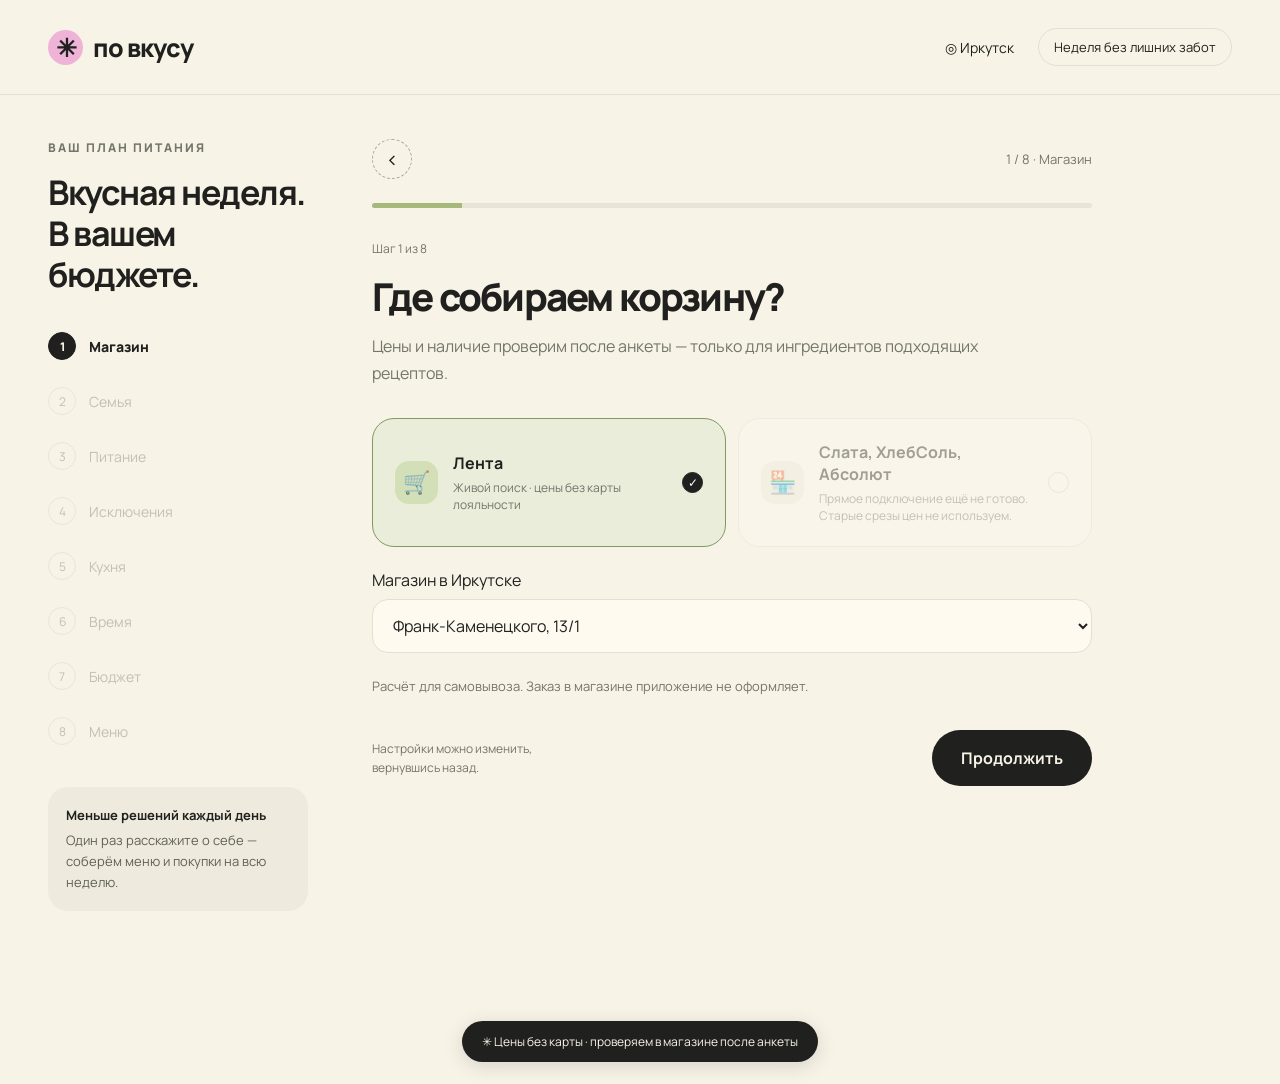
<file: index.html>
<!doctype html><html lang="ru"><head><meta charset="utf-8"><meta name="viewport" content="width=device-width,initial-scale=1,viewport-fit=cover"><meta name="theme-color" content="#f8f3e7"><title>По вкусу — вкусная неделя в вашем бюджете</title><link rel="stylesheet" href="live.css?v=history-1"></head><body><header><a class="brand" href="index.html"><i>✳</i> по вкусу</a><div class="location">◎ Иркутск <span class="pill">Неделя без лишних забот</span></div></header><div class="shell"><aside><div class="eyebrow">Ваш план питания</div><h2 class="side-title">Вкусная неделя.<br>В вашем<br>бюджете.</h2><nav class="steps" id="steps" aria-label="Шаги подбора"></nav><div class="side-note"><strong>Меньше решений каждый день</strong>Один раз расскажите о себе — соберём меню и покупки на всю неделю.</div></aside><main class="stage"><div class="stage-top"><button class="back" data-back aria-label="Предыдущий шаг">‹</button><span class="count" id="stageCount"></span></div><div class="stage-progress" role="progressbar" aria-label="Прогресс анкеты" aria-valuemin="1" aria-valuemax="8"><div id="stageProgress"></div></div><div id="screen" aria-live="polite"></div></main></div><footer class="bottom-mark">✳ Цены без карты · проверяем в магазине после анкеты</footer><script type="module" src="src/app.mjs?v=history-1"></script></body></html>
</file>
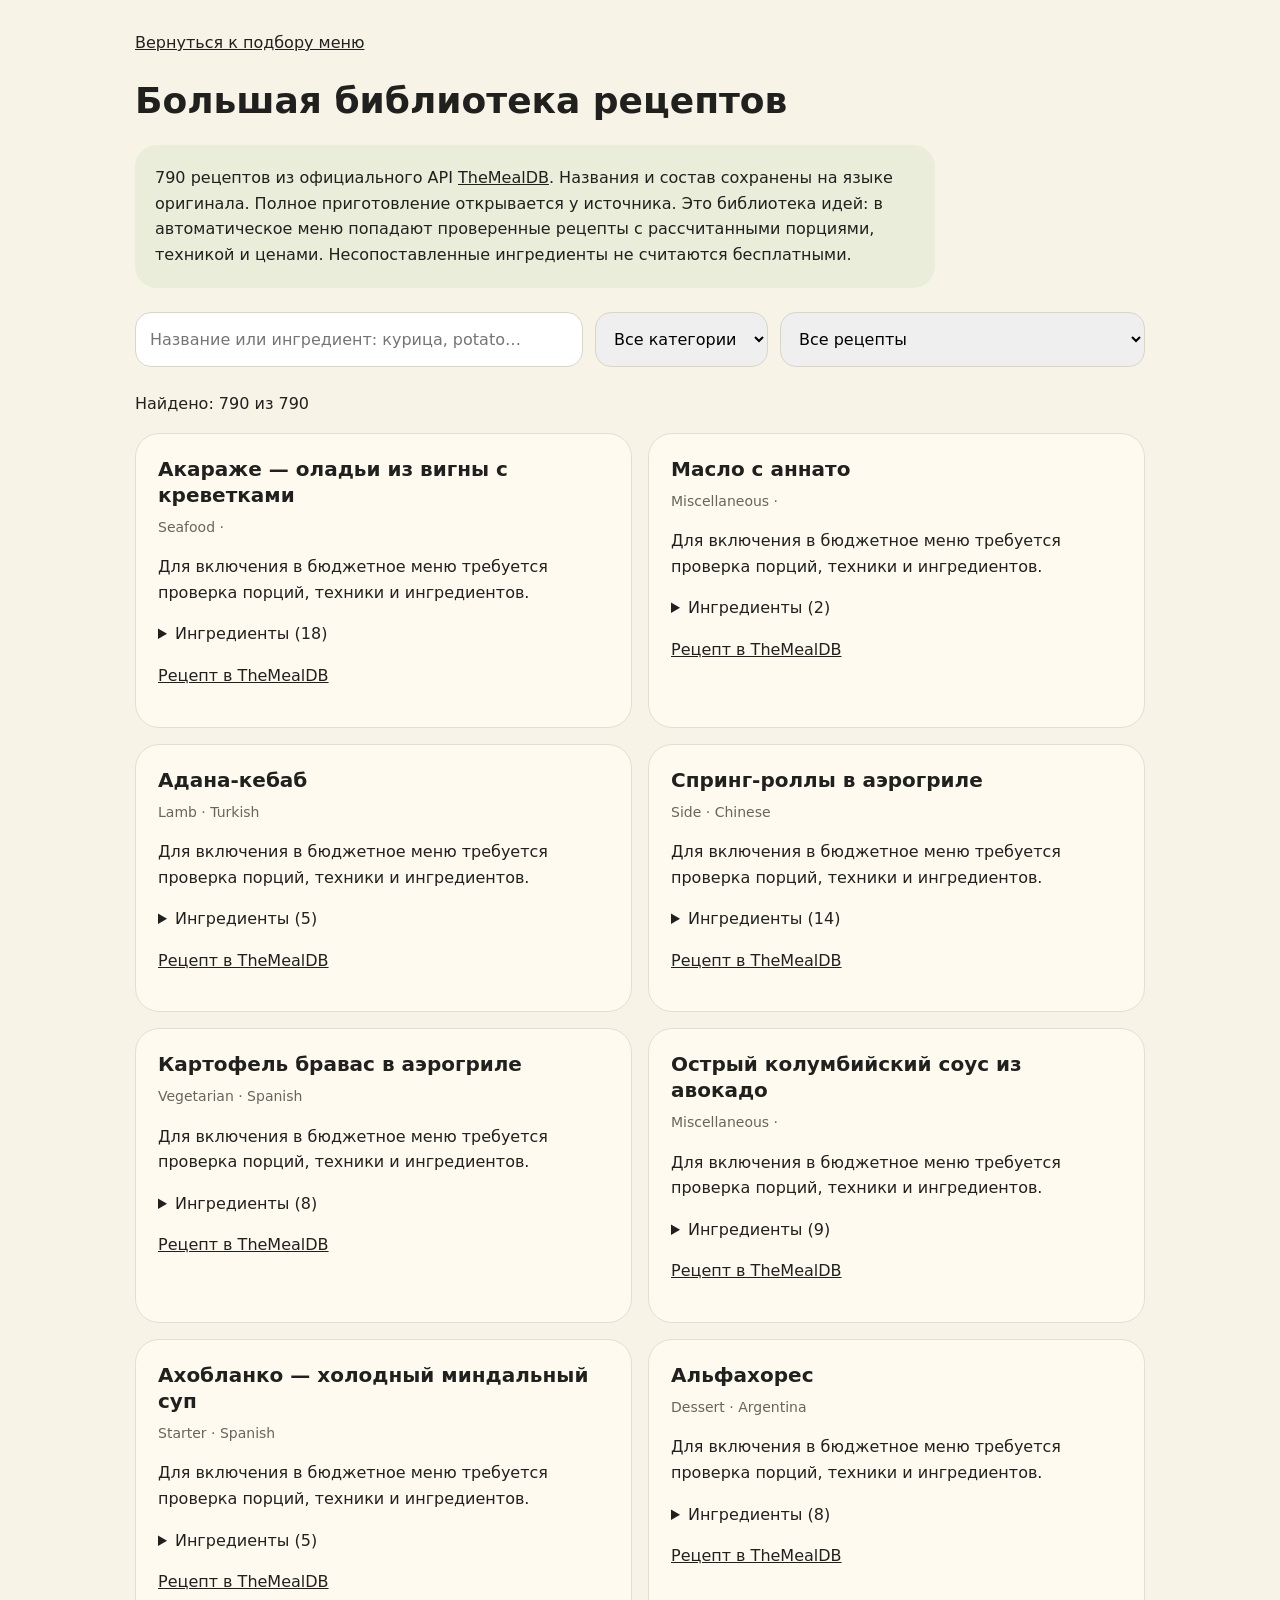
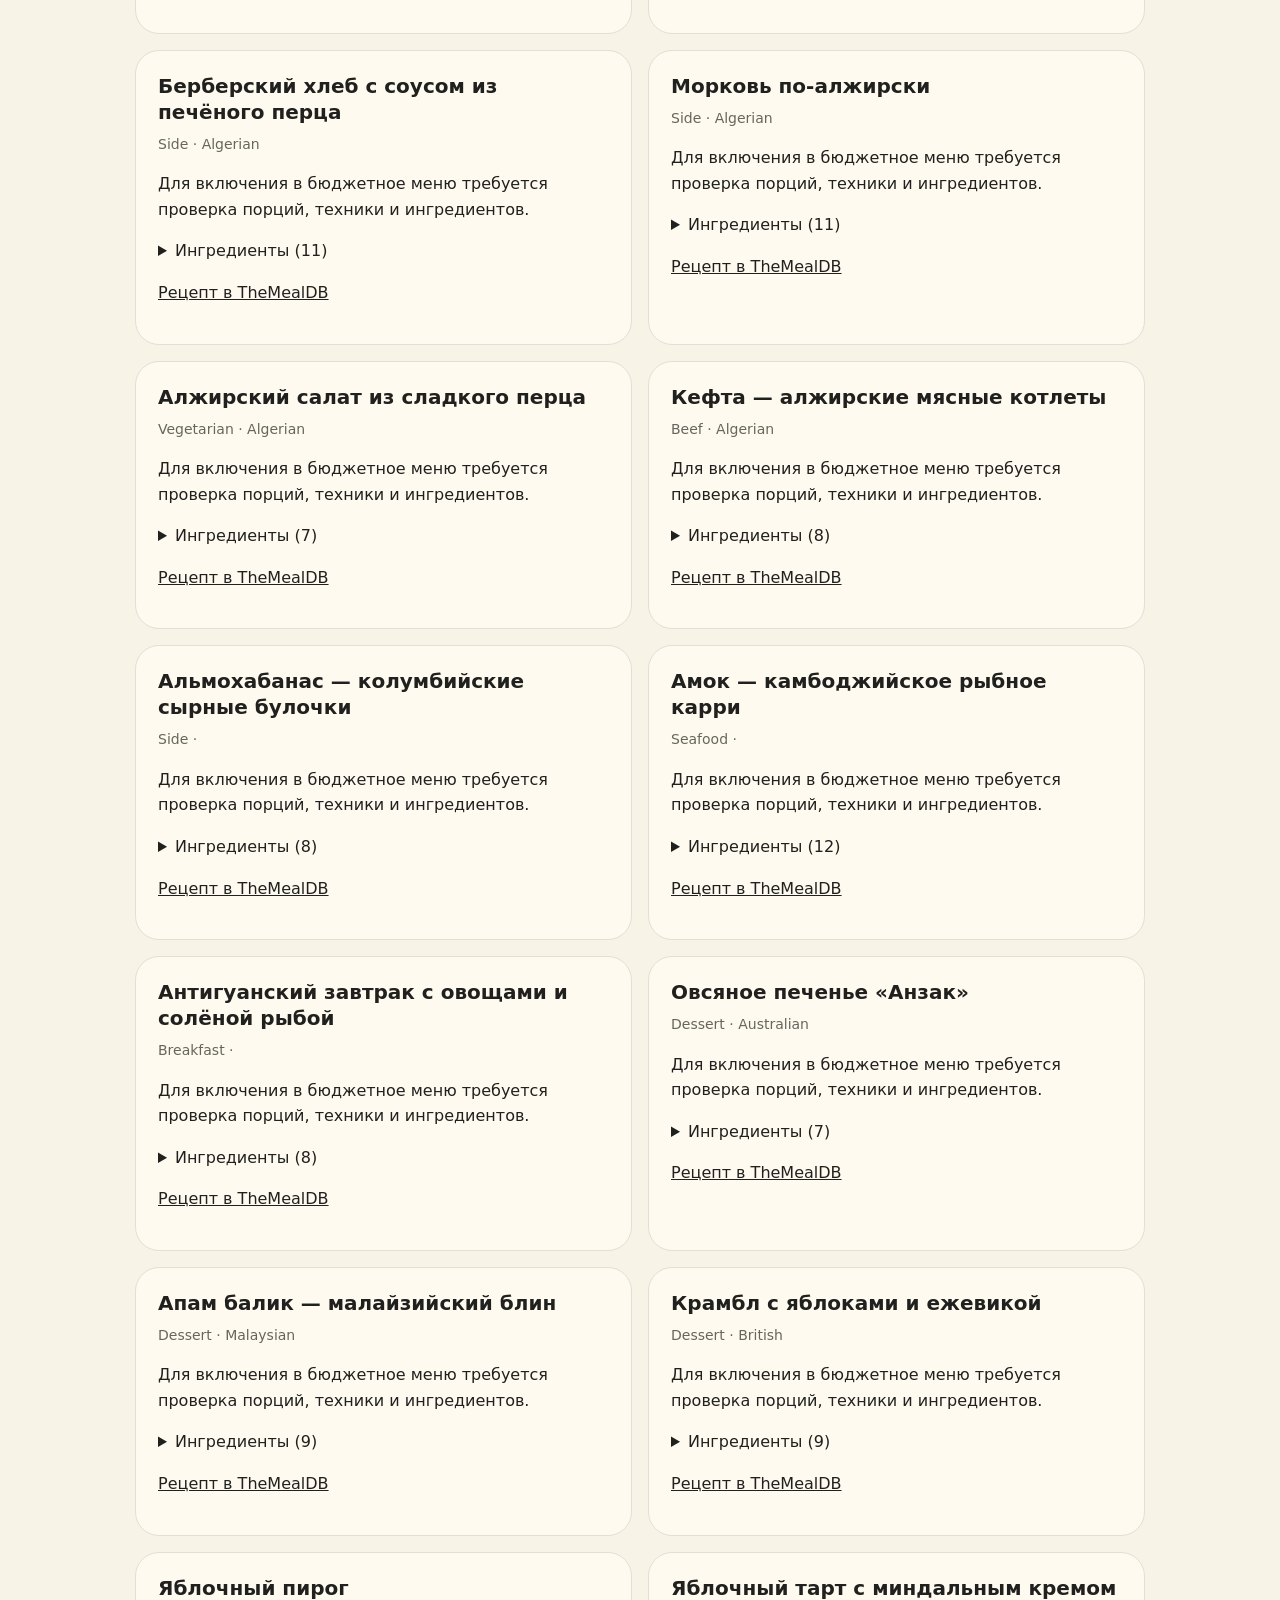
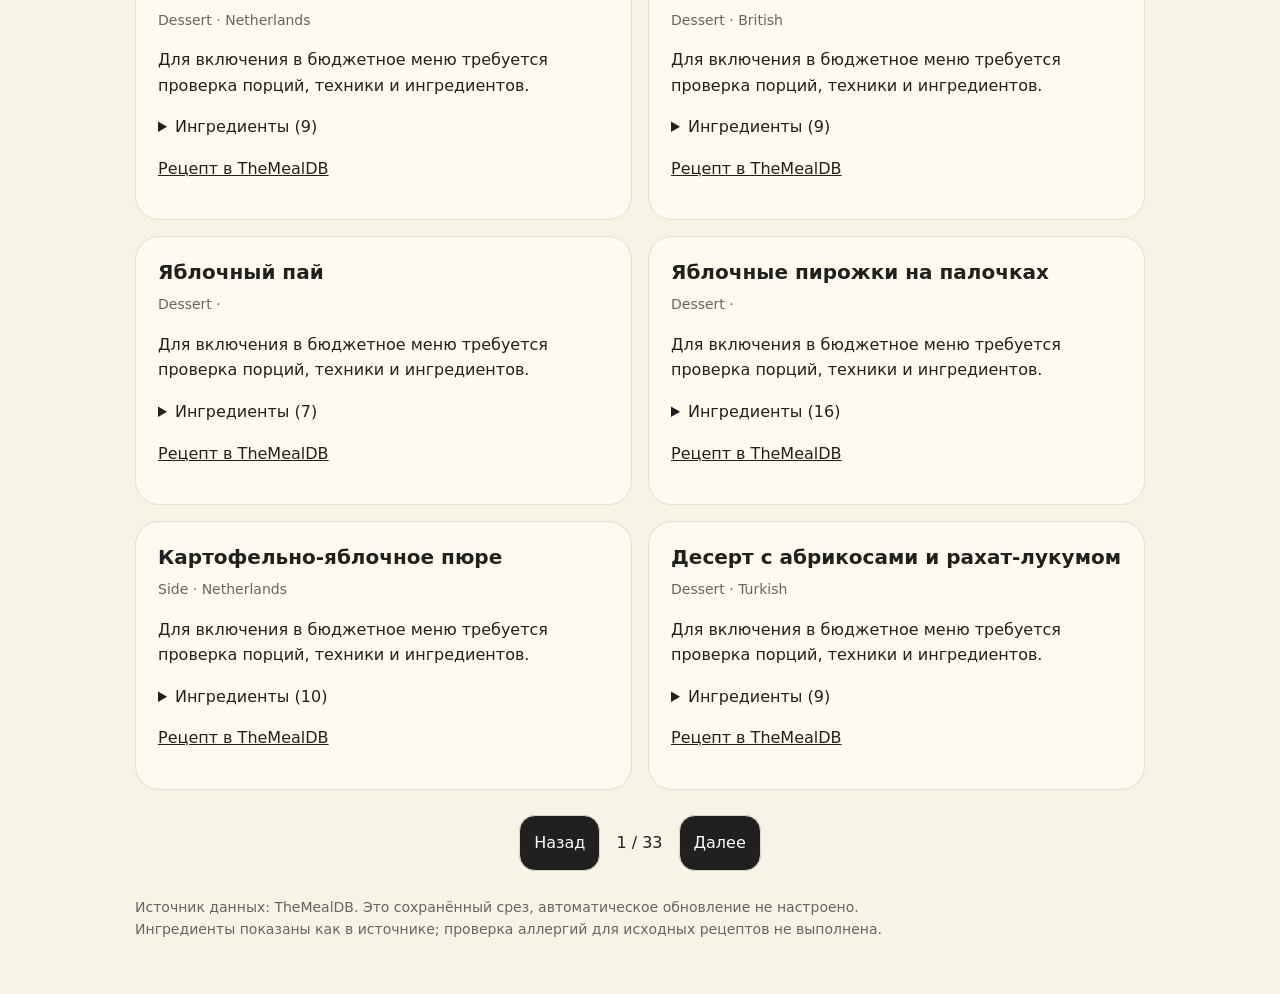
<file: recipes.html>
<!doctype html><html lang="ru"><meta charset="utf-8"><meta name="viewport" content="width=device-width,initial-scale=1,viewport-fit=cover"><title>Библиотека рецептов — По вкусу</title><style>
*{box-sizing:border-box}body{margin:0;background:#f8f3e7;color:#20211e;font:16px/1.6 system-ui,sans-serif}main{max-width:1050px;margin:auto;padding:30px max(20px,env(safe-area-inset-left)) calc(40px + env(safe-area-inset-bottom))}a{color:inherit}h1{font-size:36px;line-height:1.15}p{max-width:800px}.note{background:#e9edda;padding:20px;border-radius:22px}.filters{display:flex;flex-wrap:wrap;gap:12px;margin:24px 0}input,select,button{font:inherit;border-radius:16px;padding:14px;border:1px solid #d9d5c8;min-width:0}input{flex:1 1 280px}button{cursor:pointer;background:#20211e;color:white}.list{display:grid;grid-template-columns:repeat(2,minmax(0,1fr));gap:16px}article{min-width:0;background:#fffaf0;border:1px solid #e3dfd2;border-radius:24px;padding:22px;overflow-wrap:anywhere}h2{font-size:20px;line-height:1.3;margin:0 0 8px}.meta{color:#65665d;font-size:14px}ul{padding-left:20px}details{margin-top:15px}summary{cursor:pointer}.paging{display:flex;gap:16px;align-items:center;justify-content:center;margin:25px 0}@media(max-width:650px){.list{grid-template-columns:minmax(0,1fr)}h1{font-size:30px}.filters>*{width:100%}}:focus-visible{outline:3px solid #627d53;outline-offset:3px}</style>
<main><a href="index.html">Вернуться к подбору меню</a><h1>Большая библиотека рецептов</h1><p class="note">790 рецептов из официального API <a href="https://www.themealdb.com/" target="_blank" rel="noopener">TheMealDB</a>. Названия и состав сохранены на языке оригинала. Полное приготовление открывается у источника. Это библиотека идей: в автоматическое меню попадают проверенные рецепты с рассчитанными порциями, техникой и ценами. Несопоставленные ингредиенты не считаются бесплатными.</p>
<div class="filters"><input id="search" type="search" aria-label="Поиск по названию и ингредиентам" placeholder="Название или ингредиент: курица, potato…"><select id="category" aria-label="Категория"><option value="">Все категории</option></select><select id="status" aria-label="Готовность для расчёта"><option value="">Все рецепты</option><option value="adapted">Есть проверенная адаптация в меню</option></select></div><p id="count" role="status">Загружаем библиотеку…</p><div class="list" id="list"></div><div class="paging"><button id="prev">Назад</button><span id="page"></span><button id="next">Далее</button></div><p class="meta">Источник данных: TheMealDB. Это сохранённый срез, автоматическое обновление не настроено. Ингредиенты показаны как в источнике; проверка аллергий для исходных рецептов не выполнена.</p></main>
<script type="module">
import {recipeNames} from "./src/titles-ru.mjs";
const $=id=>document.getElementById(id),escapeHtml=s=>String(s).replace(/[&<>"']/g,c=>({'&':'&amp;','<':'&lt;','>':'&gt;','"':'&quot;',"'":'&#39;'}[c]));let all=[],page=0;const aliases={курица:'chicken',куриц:'chicken',рыба:'fish',рыб:'fish',яйца:'egg',яиц:'egg',картофель:'potato',картош:'potato',паста:'pasta',рис:'rice',капуста:'cabbage',чечевица:'lentil',фасоль:'beans',молоко:'milk',яблоко:'apple',банан:'banana',йогурт:'yogurt',овсянка:'oats'};
function render(){let q=$('search').value.toLowerCase().trim(),key=Object.keys(aliases).find(k=>q.startsWith(k));let rows=all.filter(r=>(!$('category').value||r.category===$('category').value)&&(!$('status').value||r.adapted)&&(!q||(r.title+' '+(r.sourceTitle||'')+' '+r.ingredients.map(i=>i.name).join(' ')).toLowerCase().includes(q)||key&&r.ingredients.some(i=>i.key===aliases[key])));page=Math.max(0,Math.min(page,Math.max(0,Math.ceil(rows.length/24)-1)));$('count').textContent='Найдено: '+rows.length+' из '+all.length;$('list').innerHTML=rows.slice(page*24,page*24+24).map(r=>'<article><h2>'+escapeHtml(r.adapted?.title||r.title)+'</h2><div class="meta">'+escapeHtml(r.category||'')+' · '+escapeHtml(r.area||'')+'</div><p>'+(r.adapted?'Есть проверенная адаптация для меню.':'Для включения в бюджетное меню требуется проверка порций, техники и ингредиентов.')+'</p><details><summary>Ингредиенты ('+r.ingredients.length+')</summary><ul>'+r.ingredients.map(i=>'<li>'+escapeHtml(i.name)+' — '+escapeHtml(i.measure)+'</li>').join('')+'</ul>'+(r.unmapped.length?'<p>Ещё не сопоставлено с каталогами: '+r.unmapped.map(escapeHtml).join(', ')+'.</p>':'<p>Ингредиенты предварительно сопоставлены; порции и приготовление требуют проверки.</p>')+'</details><p><a href="'+escapeHtml(r.sourceUrl)+'" target="_blank" rel="noopener">Рецепт в TheMealDB</a></p></article>').join('');$('page').textContent=(page+1)+' / '+Math.max(1,Math.ceil(rows.length/24));$('prev').disabled=page===0;$('next').disabled=(page+1)*24>=rows.length;}
for(const id of ['search','category','status'])$(id).addEventListener(id==='search'?'input':'change',()=>{page=0;render()});$('prev').onclick=()=>{page--;render();window.scrollTo(0,0)};$('next').onclick=()=>{page++;render();window.scrollTo(0,0)};
fetch('recipe-library.json').then(r=>{if(!r.ok)throw Error(r.status);return r.json()}).then(data=>{all=data.recipes.map(r=>({...r,sourceTitle:r.title,title:recipeNames[r.id]||r.title}));$('category').innerHTML+=[...new Set(all.map(r=>r.category))].sort().map(c=>'<option>'+escapeHtml(c)+'</option>').join('');render()}).catch(()=>{$('count').textContent='Не удалось загрузить библиотеку. Обновите страницу или откройте её через GitHub Pages.'});
</script></html>
</file>
<file: live.css>
@import url('https://fonts.googleapis.com/css2?family=Manrope:wght@400;500;600;700;800&display=swap');
:root{--cream:#f8f3e7;--ink:#20211e;--pink:#efb3d8;--yellow:#f5d96b;--blue:#b6cbea;--green:#a6b97c;--muted:#74756b;--line:#e3dfd2}*{box-sizing:border-box}body{margin:0;background:var(--cream);color:var(--ink);font:16px Manrope,Arial,sans-serif}button,input,select{font:inherit}button{cursor:pointer;color:inherit}button:focus-visible,input:focus-visible,select:focus-visible{outline:3px solid #627d53;outline-offset:4px}button{border:0}button:disabled{opacity:.4;cursor:not-allowed}header{max-width:1400px;margin:auto;padding:28px 48px;display:flex;align-items:center;justify-content:space-between;border-bottom:1px solid var(--line)}.brand{font-size:25px;font-weight:800;letter-spacing:-1px;display:flex;align-items:center;gap:10px}.brand i{background:var(--pink);font-style:normal;width:35px;height:35px;border-radius:50%;display:grid;place-items:center}.location{font-size:14px;display:flex;gap:24px;align-items:center}.pill{padding:9px 15px;border:1px solid var(--line);border-radius:30px;font-size:13px}.shell{max-width:1304px;margin:0 auto;padding:44px 48px 110px;display:grid;grid-template-columns:260px minmax(0,1fr);gap:64px}.eyebrow{font-size:12px;letter-spacing:2px;text-transform:uppercase;font-weight:800;color:var(--muted)}.side-title{font-size:34px;line-height:1.2;letter-spacing:-1.5px;margin:16px 0 28px}.steps{display:grid;gap:7px}.step{background:none;display:flex;align-items:center;text-align:left;gap:13px;padding:10px 0;color:var(--muted);font-size:14px}.step span{width:28px;height:28px;border:1px solid #d5d2c7;border-radius:50%;display:grid;place-items:center;font-size:12px}.step.active{font-weight:800;color:var(--ink)}.step.active span{background:var(--ink);color:var(--cream);border-color:var(--ink)}.step.done span{background:var(--green);border-color:var(--green)}.side-note{margin-top:32px;padding:18px;background:#eeeadd;border-radius:20px;font-size:13px;line-height:1.6;color:#606255}.side-note strong{display:block;color:var(--ink);margin-bottom:4px}.stage{min-width:0}.stage-top{display:flex;align-items:center;justify-content:space-between;margin-bottom:24px}.back{background:none;border:1px dashed #aaa99e;border-radius:50%;width:40px;height:40px;font-size:21px}.count{color:var(--muted);font-size:13px}.progress{height:5px;background:#e8e4d8;border-radius:10px;margin-bottom:32px;overflow:hidden}.progress div{height:100%;background:var(--green);transition:width .4s}h1{font-size:clamp(30px,3vw,44px);line-height:1.15;letter-spacing:-1.8px;margin:0 0 14px;font-weight:800}.sub{color:var(--muted);line-height:1.7;margin:0 0 30px;max-width:610px}.grid{display:grid;grid-template-columns:1fr 1fr;gap:12px}.option{background:#fdfaf2;border:1px solid var(--line);border-radius:22px;padding:22px;display:flex;align-items:center;text-align:left;gap:15px;min-height:92px;transition:.18s}.option:hover{transform:translateY(-2px);border-color:#aaa99e}.option.selected{background:#e9edda;border:1.5px solid #819963}.opt-icon{width:43px;height:43px;background:#eeebdf;border-radius:14px;display:grid;place-items:center;font-size:22px;flex-shrink:0}.option.selected .opt-icon{background:#d2dfb7}.option strong{font-size:16px;display:block}.option small{font-size:12px;color:var(--muted);display:block;margin-top:5px}.check{margin-left:auto;width:21px;height:21px;border:1px solid #d3d2c5;border-radius:50%;display:grid;place-items:center;flex-shrink:0;font-size:12px}.selected .check{background:var(--ink);color:white;border-color:var(--ink)}.actions{display:flex;align-items:center;justify-content:space-between;gap:20px;margin-top:30px}.primary{background:var(--ink);color:var(--cream);padding:17px 29px;border-radius:35px;font-weight:700}.secondary{background:transparent;border:1px solid #b8b6a8;border-radius:30px;padding:13px 22px}.hint{font-size:12px;color:var(--muted);max-width:270px;line-height:1.6}.banner{background:var(--pink);border-radius:22px;padding:20px 24px;line-height:1.6;margin-top:24px;font-size:14px}.banner strong{display:block}.person{background:#fffaf0;border:1px solid var(--line);border-radius:22px;padding:21px;margin-bottom:12px;display:flex;align-items:center;justify-content:space-between;gap:12px}.counter{display:flex;align-items:center;gap:20px;font-size:23px}.counter button{width:36px;height:36px;border-radius:50%;background:#eeebdf;font-size:22px}.field{background:#fffaf0;border:1px solid var(--line);border-radius:14px;padding:12px;max-width:130px}.remove{background:none;font-size:22px;color:var(--muted)}.age{display:flex;gap:8px;align-items:center}.age input{width:65px}.label{display:block;font-size:14px;margin:25px 0 12px;font-weight:700}.chips{display:flex;gap:10px;flex-wrap:wrap}.chip{border:1px solid var(--line);border-radius:40px;background:#fffaf0;padding:13px 20px}.chip.selected{background:var(--yellow);border-color:var(--yellow)}.budget-card{background:#ecefdc;border-radius:30px;padding:34px;text-align:center}.budget-number{font-size:64px;font-weight:700;letter-spacing:-3px;display:flex;justify-content:center;align-items:center;gap:10px}.budget-number input{width:240px;font-size:inherit;letter-spacing:inherit;border:0;background:none;text-align:center;color:inherit;font-weight:inherit;max-width:80%}input[type=range]{width:100%;accent-color:#20211e;margin:26px 0 15px}.range-labels{display:flex;justify-content:space-between;color:var(--muted);font-size:12px}.split{display:grid;grid-template-columns:1fr 1fr;gap:12px;margin-top:14px}.mini{background:#eeebdf;padding:20px;border-radius:20px}.mini strong{font-size:24px;display:block;margin-bottom:4px}.mini small{color:var(--muted)}.food-card{max-width:480px;margin:auto;border:1px solid var(--line);border-radius:30px;overflow:hidden;background:#fffaf0}.food-art{height:205px;display:grid;place-items:center;background:#dce5cb;position:relative;overflow:hidden}.food-art:before,.food-art:after{content:'';position:absolute;width:170px;height:170px;background:#f4d96c;border-radius:50%;left:-60px;top:-50px}.food-art:after{background:var(--pink);left:auto;top:auto;right:-60px;bottom:-65px}.plate{width:164px;height:164px;background:#fffdf6;border-radius:50%;box-shadow:0 12px 20px #24331b18,inset 0 0 0 12px #eeecdf;display:grid;place-items:center;font-size:88px;z-index:1;transform:rotate(-8deg)}.food-info{padding:24px}.food-info h2{font-size:25px;margin:0 0 10px;letter-spacing:-.8px}.tags{display:flex;flex-wrap:wrap;gap:7px}.tag{font-size:11px;background:#eeebdf;border-radius:20px;padding:6px 10px}.swipe-actions{display:flex;align-items:center;justify-content:center;gap:22px;margin-top:22px}.swipe-actions button{width:58px;height:58px;border-radius:50%;background:#eeebdf;font-size:25px}.swipe-actions .love{background:var(--pink);width:72px;height:72px;font-size:32px}.swipe-caption{text-align:center;color:var(--muted);font-size:12px;margin-top:12px}.tabs{display:flex;gap:7px;background:#eae6d9;padding:5px;border-radius:30px;width:fit-content;margin:24px 0}.tabs button{padding:11px 22px;border-radius:30px;background:none;font-size:14px}.tabs .active{background:var(--ink);color:white}.summary{display:grid;grid-template-columns:1fr 1fr;gap:12px}.total{background:var(--yellow);border-radius:25px;padding:25px}.total strong{display:block;font-size:36px;letter-spacing:-1.5px}.total small{font-size:12px}.total.pink{background:var(--pink)}.day{margin:20px 0;background:#fffaf0;border:1px solid var(--line);border-radius:22px;padding:20px}.day h3{margin:0 0 14px;font-size:17px}.meal-row{display:flex;align-items:center;gap:12px;padding:12px 0;border-top:1px solid var(--line)}.meal-row .emoji{font-size:27px}.meal-row strong{font-size:14px;display:block}.meal-row small{font-size:12px;color:var(--muted)}.meal-row button{margin-left:auto;background:#eeebdf;border-radius:30px;padding:8px 12px;font-size:12px}.shopping{display:flex;gap:13px;padding:17px 0;border-bottom:1px solid var(--line);align-items:center}.shopping input{width:20px;height:20px;accent-color:#839c63}.shopping strong{font-size:14px;display:block}.shopping small{font-size:12px;color:var(--muted)}.shopping b{margin-left:auto;white-space:nowrap;font-size:14px}.shopping:has(input:checked){opacity:.45;text-decoration:line-through}.empty{padding:25px;background:#eeebdf;border-radius:22px;line-height:1.7}.mobile-logo{display:none}.bottom-mark{position:fixed;bottom:22px;left:50%;transform:translateX(-50%);background:var(--ink);color:var(--cream);padding:11px 20px;border-radius:30px;font-size:12px;z-index:5;box-shadow:0 4px 20px #0002}.toast{position:fixed;top:20px;left:50%;transform:translateX(-50%);background:var(--ink);color:#fff;padding:15px 25px;border-radius:20px;z-index:10;font-size:14px}.fade{animation:fade .3s ease}@keyframes fade{from{opacity:0;transform:translateY(7px)}to{opacity:1;transform:translateY(0)}}@media(min-width:1200px){.stage{max-width:720px}}@media(max-width:850px){header{padding:20px 24px}.shell{grid-template-columns:1fr;padding:25px 24px 100px;gap:0;max-width:650px}aside{display:none}.location .pill{display:none}.stage-top{margin-bottom:16px}.progress{margin-bottom:26px}.food-art{height:200px}h1{font-size:34px}.option{padding:17px;min-height:85px}.grid{gap:10px}.option small{font-size:11px}.opt-icon{width:36px;height:36px;font-size:19px}.check{width:18px;height:18px}.actions{align-items:flex-start}.hint{max-width:170px}.person{padding:17px}.age{gap:5px;font-size:12px}.budget-card{padding:24px}.budget-number{font-size:50px}.budget-number input{width:200px}.bottom-mark{font-size:10px;white-space:nowrap;bottom:12px}.total{padding:20px}.total strong{font-size:30px}}@media(max-width:390px){.shell{padding-left:18px;padding-right:18px}.grid{grid-template-columns:1fr}.age input{width:50px}.location{font-size:12px}.brand{font-size:22px}}

.custom-section{margin-top:30px;padding-top:24px;border-top:1px solid var(--line)}.custom-section h2{font-size:21px;letter-spacing:-.5px;margin:0 0 8px}.custom-section p{color:var(--muted);font-size:14px;line-height:1.6}.custom-form{display:flex;gap:8px;margin:15px 0}.custom-form input{width:100%;min-width:0;border:1px solid var(--line);background:#fffaf0;border-radius:18px;padding:15px}.custom-form button{background:var(--ink);color:var(--cream);border-radius:18px;padding:12px 18px}.custom-tags{display:flex;flex-wrap:wrap;gap:8px}.custom-tag{border:0;background:#e4eacb;padding:10px 14px;border-radius:25px;font-size:13px;max-width:100%;overflow-wrap:anywhere}.custom-tag.dislike{background:#efd4e3}.custom-tag.unmatched{background:#eeebdf}.custom-tag span{margin-left:10px}.match-note{display:block;font-size:11px;opacity:.7;margin-top:3px}.food-card{position:relative;touch-action:pan-y;user-select:none;cursor:grab;will-change:transform;transition:transform .25s ease,opacity .25s ease;box-shadow:0 10px 25px #27291c0a}.food-card.dragging{transition:none;cursor:grabbing}.swipe-stamp{position:absolute;z-index:3;top:25px;padding:8px 15px;border:3px solid currentColor;border-radius:12px;font-size:22px;font-weight:800;opacity:0;pointer-events:none;letter-spacing:1px}.swipe-stamp.yes{left:20px;color:#466a38;transform:rotate(-12deg)}.swipe-stamp.no{right:20px;color:#a1466b;transform:rotate(12deg)}.swipe-caption{line-height:1.8}.swipe-actions button{transition:transform .2s}.swipe-actions button:hover{transform:scale(1.1)}@media(prefers-reduced-motion:reduce){.food-card{transition:none!important}.fade{animation:none}}
/* Keep intrinsic text widths from expanding grid/flex tracks. */
html{-webkit-text-size-adjust:100%;text-size-adjust:100%}
.grid,.split,.summary{grid-template-columns:repeat(2,minmax(0,1fr))}
.option,.option>span:nth-child(2),.person>div,.mini,.total,.meal-row>div,.shopping>span{min-width:0}
.option strong,.option small,.shopping a,.shopping strong{overflow-wrap:anywhere}
.back,.meal-row .emoji,.shopping input{flex-shrink:0}
.food-card{width:100%}
@media(max-width:850px){
 header{padding-top:calc(20px + env(safe-area-inset-top,0px));padding-left:calc(20px + env(safe-area-inset-left,0px));padding-right:calc(20px + env(safe-area-inset-right,0px))}
 .shell{grid-template-columns:minmax(0,1fr);padding:24px calc(20px + env(safe-area-inset-right,0px)) 28px calc(20px + env(safe-area-inset-left,0px))}
 /* Normal document flow avoids overlap at every Safari toolbar height. */
 .bottom-mark{position:static;transform:none;width:fit-content;max-width:calc(100% - 40px);margin:0 auto calc(20px + env(safe-area-inset-bottom,0px));padding:12px 16px;font-size:12px;line-height:1.5;white-space:normal;text-align:center;overflow-wrap:anywhere}
 .stage-top{gap:16px}.count{min-width:0;text-align:right;line-height:1.5}
 .toast{top:calc(16px + env(safe-area-inset-top,0px));width:max-content;max-width:calc(100% - 32px);text-align:center}
 input,select,textarea{font-size:16px}
 .budget-number input{font-size:inherit}
 .option small{font-size:14px;line-height:1.5}
 .hint{font-size:14px}
}
@media(max-width:600px){
 .grid{grid-template-columns:minmax(0,1fr)}
 .option{width:100%;padding:18px;gap:14px}.option>span:nth-child(2){flex:1}
 .opt-icon{width:40px;height:40px}.check{width:22px;height:22px}
 .actions{flex-direction:column;align-items:stretch;gap:16px}
 .actions .primary{order:-1}.actions button{width:100%;min-height:52px;white-space:normal}
 .actions .hint{max-width:none}
 .person{flex-wrap:wrap;gap:16px}.counter{gap:16px}.counter button{min-width:44px;min-height:44px}
 .age{flex-wrap:wrap;font-size:14px}.age input{width:72px}
 .custom-form{flex-direction:column}.custom-form input,.custom-form button{min-height:48px}
 .meal-row{flex-wrap:wrap;gap:10px}.meal-row>div{flex:1 1 150px}.meal-row button{min-height:44px}
 .shopping{gap:10px;flex-wrap:wrap}.shopping>span{flex:1 1 150px}.shopping input{flex:0 0 20px}.shopping b{margin-left:auto}
 .tabs{max-width:100%;width:100%}.tabs button{flex:1;min-width:0;padding:12px 10px;min-height:44px}
 .food-info{padding:20px}.food-info h2{overflow-wrap:anywhere}
 .chip{min-height:44px}.primary,.secondary{overflow-wrap:anywhere}
}
@media(max-width:360px){
 h1{font-size:30px;letter-spacing:-1px}.split,.summary{grid-template-columns:minmax(0,1fr)}
 .brand{font-size:21px;gap:7px}.location{font-size:12px}
 .budget-card{padding:20px}.budget-number{font-size:44px}
}

.recipe-details{margin-top:14px;font-size:14px;line-height:1.65;overflow-wrap:anywhere}.recipe-details summary{cursor:pointer;text-decoration:underline;text-underline-offset:3px}.recipe-details p{margin:10px 0}.recipe-details ol{padding-left:22px}.recipe-details li{margin-bottom:8px}.recipe-details a{color:inherit}
@media(max-width:600px){.meal-row:has(details[open]){display:grid;grid-template-columns:28px minmax(0,1fr);align-items:start}.meal-row:has(details[open])>div,.meal-row:has(details[open])>button{grid-column:2}.meal-row:has(details[open])>button{justify-self:start;margin-left:0}}

/* Current planner UI, with the original visual language and mobile fixes. */
a{color:inherit}header .brand{text-decoration:none}.field{display:flex;flex-direction:column;gap:8px;max-width:none;background:none;border:0;padding:0;margin:22px 0}.field input,.field select,.field textarea{width:100%;min-width:0;padding:14px 16px;border:1px solid var(--line);border-radius:16px;background:#fffaf0;font:inherit;color:inherit}.field textarea{min-height:90px;resize:vertical}button,input,select,textarea{font:inherit}button:focus-visible,a:focus-visible,textarea:focus-visible,summary:focus-visible{outline:3px solid #627d53;outline-offset:4px}.option-copy{flex:1;min-width:0}.option{color:inherit}.option:disabled:hover{transform:none}.options-grid{margin:16px 0}.person-label{display:flex;align-items:center;gap:14px}.person-label strong,.person-label small{display:block}.person-label small{font-size:13px;color:var(--muted);margin-top:4px}.person-emoji{font-size:30px;background:#eeebdf;min-width:52px;height:52px;border-radius:17px;display:grid;place-items:center}.counter input{width:54px;min-width:0;text-align:center;font-size:25px;font-weight:700;border:0;background:none;color:inherit;padding:0;appearance:textfield;-moz-appearance:textfield}.counter input::-webkit-inner-spin-button,.budget-number input::-webkit-inner-spin-button{appearance:none}.person .counter{gap:14px}.counter button{min-height:44px;min-width:44px}.child-counter{display:flex;align-items:center;gap:10px;margin-left:auto}.child-counter .counter{gap:8px}.child-counter .counter input{font-size:21px;width:42px}.child-counter .counter button{font-size:20px}.age-unit{font-size:13px;color:var(--muted)}.remove{min-width:44px;min-height:44px}.step-caption{font-size:12px;color:var(--muted);margin-bottom:18px}.mini small{line-height:1.5}.budget-card .eyebrow{display:block}.budget-number{line-height:1.6}.budget-number input{appearance:textfield;-moz-appearance:textfield}.budget-slider{display:block;cursor:pointer;min-height:30px}.mini strong{font-size:26px}.notice{background:#e9edda;border-radius:22px;padding:20px 24px;margin:24px 0;line-height:1.65;overflow-wrap:anywhere}.notice.yellow{background:#f3e6b8}.notice.pink{background:var(--pink)}.error{background:#efd1dc;padding:22px;border-radius:22px;line-height:1.7;margin:20px 0}.sub{font-size:16px}.total b{display:block;font-size:36px;line-height:1.4;letter-spacing:-1.5px}.total span{display:block;font-size:13px;line-height:1.6}.total .summary-label{display:flex;gap:8px;align-items:center;font-size:14px}.total .summary-label i{font-style:normal;font-size:23px}.meal{padding:18px 0;border-top:1px solid var(--line);min-width:0}.meal h3{font-size:18px;margin:7px 0;line-height:1.5;overflow-wrap:anywhere}.meal-emoji{display:inline-grid;place-items:center;width:38px;height:38px;background:#eeebdf;border-radius:12px;margin-right:10px;font-size:23px;vertical-align:middle}.meta{font-size:12px;line-height:1.7;color:var(--muted)}.day h2{font-size:20px;margin:0 0 12px}.meal details{font-size:14px;line-height:1.8}.meal summary,.notice summary{cursor:pointer;text-decoration:underline;text-underline-offset:4px}.meal ul{padding-left:20px}.meal li{margin-bottom:5px}.recipe-source{display:inline-block;margin-top:10px}.disclosure{font-size:13px;color:var(--muted);line-height:1.7;margin-top:18px}.pool-stats{display:grid;gap:6px;padding-top:14px}.shopping>div{flex:1;min-width:0;overflow-wrap:anywhere}.shopping input{flex-shrink:0}.shopping a{font-size:14px;font-weight:700}.bottom-mark{position:static;transform:none;max-width:calc(100% - 40px);width:fit-content;text-align:center;white-space:normal;margin:0 auto calc(22px + env(safe-area-inset-bottom,0px));line-height:1.6}.stage-progress{height:5px;background:#e8e4d8;border-radius:10px;overflow:hidden;margin-bottom:32px}.stage-progress>div{background:var(--green);height:100%;transition:width .3s}.request-progress{display:block;width:100%;height:12px;accent-color:#819963;margin:25px 0}.progress-text{overflow-wrap:anywhere}.meals-chips .chip{border-radius:50%;width:62px;height:62px;padding:0;font-size:22px}.food-type .opt-icon{background:#e9edda}.home-chips .chip{display:flex;gap:9px;align-items:center}.fade{animation:fade .3s ease}.budget-input-label{display:block}.screen-icon{display:inline-grid;place-items:center;border-radius:22px;background:var(--pink);width:68px;height:68px;font-size:36px;margin-bottom:22px}.time-note{background:#eeebdf;border-radius:20px;padding:18px;line-height:1.7;margin-top:24px;font-size:14px}
@media(max-width:850px){.stage-progress{margin-bottom:26px}.total b{font-size:30px}.side-title{font-size:30px}.shell{padding-bottom:28px}.stage{max-width:none}.stage-top{margin-bottom:18px}.stage-top .back{flex-shrink:0}.count{font-size:13px}.counter input{font-size:25px}.bottom-mark{font-size:11px}.person-label small{font-size:12px}}
@media(max-width:600px){.person{align-items:center}.person-label{flex:1 1 150px}.person .counter{margin-left:auto}.person.child{gap:12px}.child .person-label{flex-basis:100px}.child-counter{margin-left:0;flex:1;justify-content:flex-start}.child-counter .counter{margin-left:0}.person-emoji{min-width:44px;height:44px;font-size:25px;border-radius:14px}.stage-top .count{max-width:75%}.stage-progress{margin-bottom:28px}.option strong{font-size:17px}.option small{font-size:13px}.opt-icon{font-size:24px;width:46px;height:46px}.summary{gap:10px}.total{padding:20px 16px}.total b{font-size:28px}.total span{font-size:12px}.budget-number input{max-width:75%;width:220px}.budget-card{padding:25px 22px}.actions .hint{margin:0}.shopping{gap:12px}.shopping>div{flex:1 1 175px}.tabs{width:100%}.grid.food-type{grid-template-columns:minmax(0,1fr)}.screen-icon{width:58px;height:58px;font-size:30px}}
@media(prefers-reduced-motion:reduce){.stage-progress>div{transition:none}.option:hover{transform:none}}

.plan-actions{display:grid;grid-template-columns:repeat(2,minmax(0,1fr));gap:12px;margin:28px 0}.plan-actions button{min-height:52px;white-space:normal}.history-panel li{margin:10px 0;font-size:14px}@media(max-width:600px){.plan-actions{grid-template-columns:minmax(0,1fr)}}
</file>
